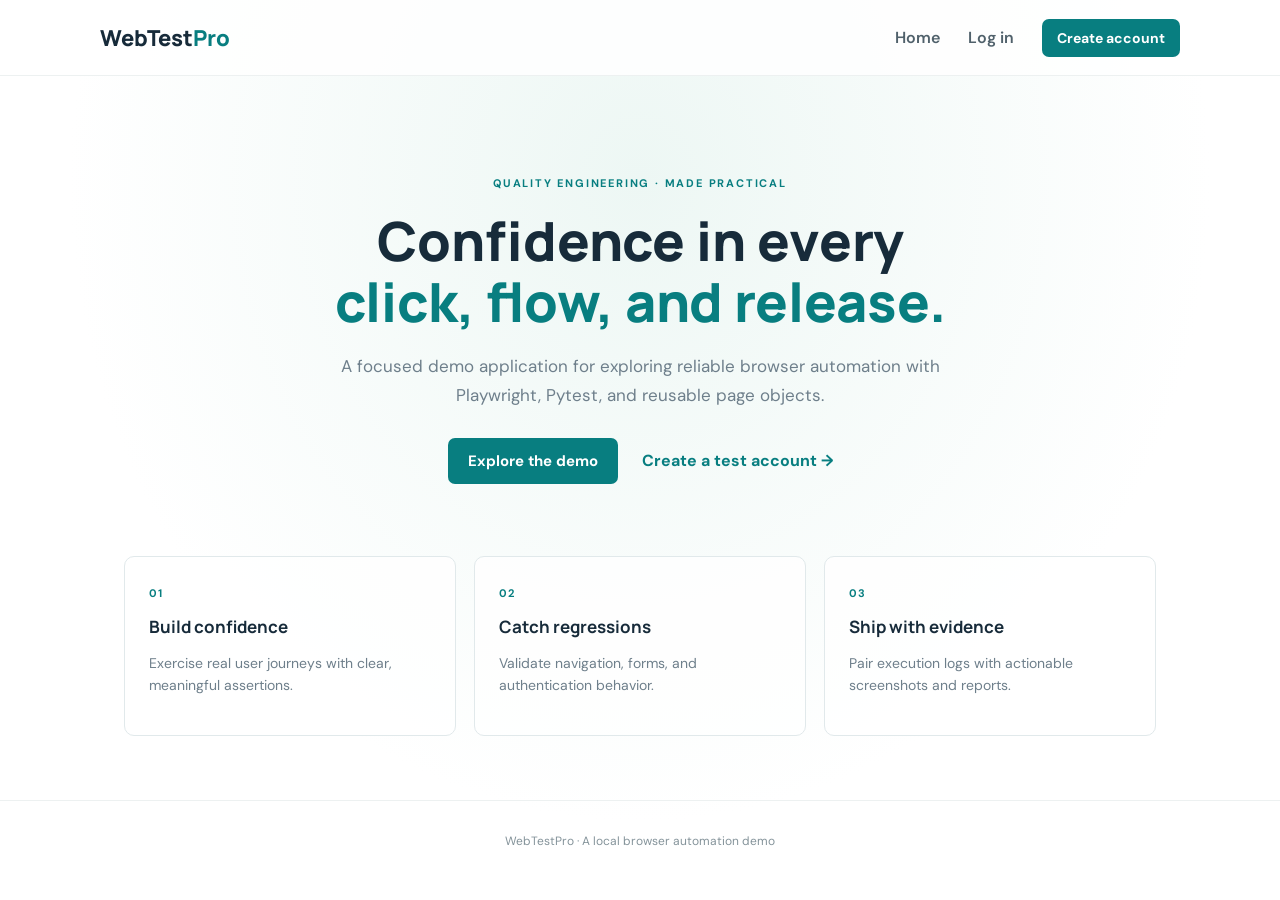
<file: app/index.html>
<!doctype html>
<html lang="en"><head><meta charset="utf-8"><meta name="viewport" content="width=device-width,initial-scale=1"><title>WebTestPro | Quality starts here</title><link rel="stylesheet" href="styles.css"></head>
<body><header class="nav"><a class="brand" href="index.html">WebTest<span>Pro</span></a><nav><a href="index.html">Home</a><a href="login.html">Log in</a><a class="button small" href="register.html">Create account</a></nav></header><main class="hero"><div class="eyebrow">QUALITY ENGINEERING · MADE PRACTICAL</div><h1>Confidence in every<br><span>click, flow, and release.</span></h1><p>A focused demo application for exploring reliable browser automation with Playwright, Pytest, and reusable page objects.</p><div class="actions"><a class="button" href="login.html">Explore the demo</a><a class="text-link" href="register.html">Create a test account →</a></div><section class="cards"><article><b>01</b><h2>Build confidence</h2><p>Exercise real user journeys with clear, meaningful assertions.</p></article><article><b>02</b><h2>Catch regressions</h2><p>Validate navigation, forms, and authentication behavior.</p></article><article><b>03</b><h2>Ship with evidence</h2><p>Pair execution logs with actionable screenshots and reports.</p></article></section></main><footer>WebTestPro · A local browser automation demo</footer><script src="script.js"></script></body></html>
</file>
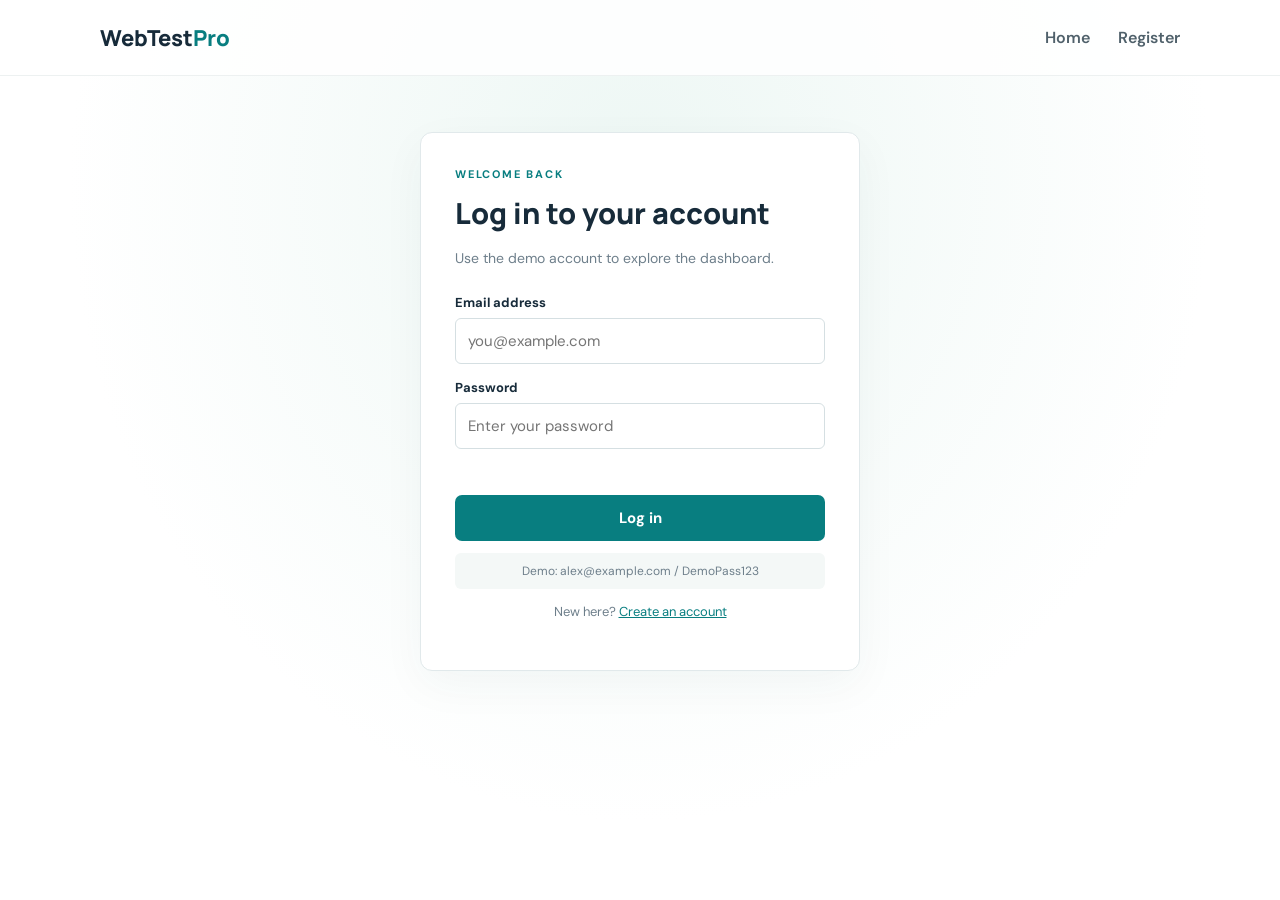
<file: app/dashboard.html>
<!doctype html><html lang="en"><head><meta charset="utf-8"><meta name="viewport" content="width=device-width,initial-scale=1"><title>Dashboard | WebTestPro</title><link rel="stylesheet" href="styles.css"></head><body><header class="nav"><a class="brand" href="index.html">WebTest<span>Pro</span></a><nav><a href="index.html">Home</a><button class="button small" id="logout">Log out</button></nav></header><main class="dashboard"><div class="eyebrow">YOUR WORKSPACE</div><h1 id="welcome">Welcome back, Alex</h1><p class="muted">You’re signed in to the WebTestPro demo dashboard.</p><section class="profile"><div class="avatar">A</div><div><div class="eyebrow">PROFILE</div><h2 id="profile-name">Alex Morgan</h2><p id="profile-email">alex@example.com</p></div></section><section class="cards"><article><b>READY</b><h2>Test journeys</h2><p>Login, registration, form validation, and navigation scenarios.</p></article><article><b>LOCAL</b><h2>Safe demo environment</h2><p>Authentication uses browser-local synthetic test data.</p></article><article><b>REPORTS</b><h2>Execution evidence</h2><p>Review HTML reports, logs, and captured failure screenshots.</p></article></section></main><footer>WebTestPro · A local browser automation demo</footer><script src="script.js"></script></body></html>
</file>
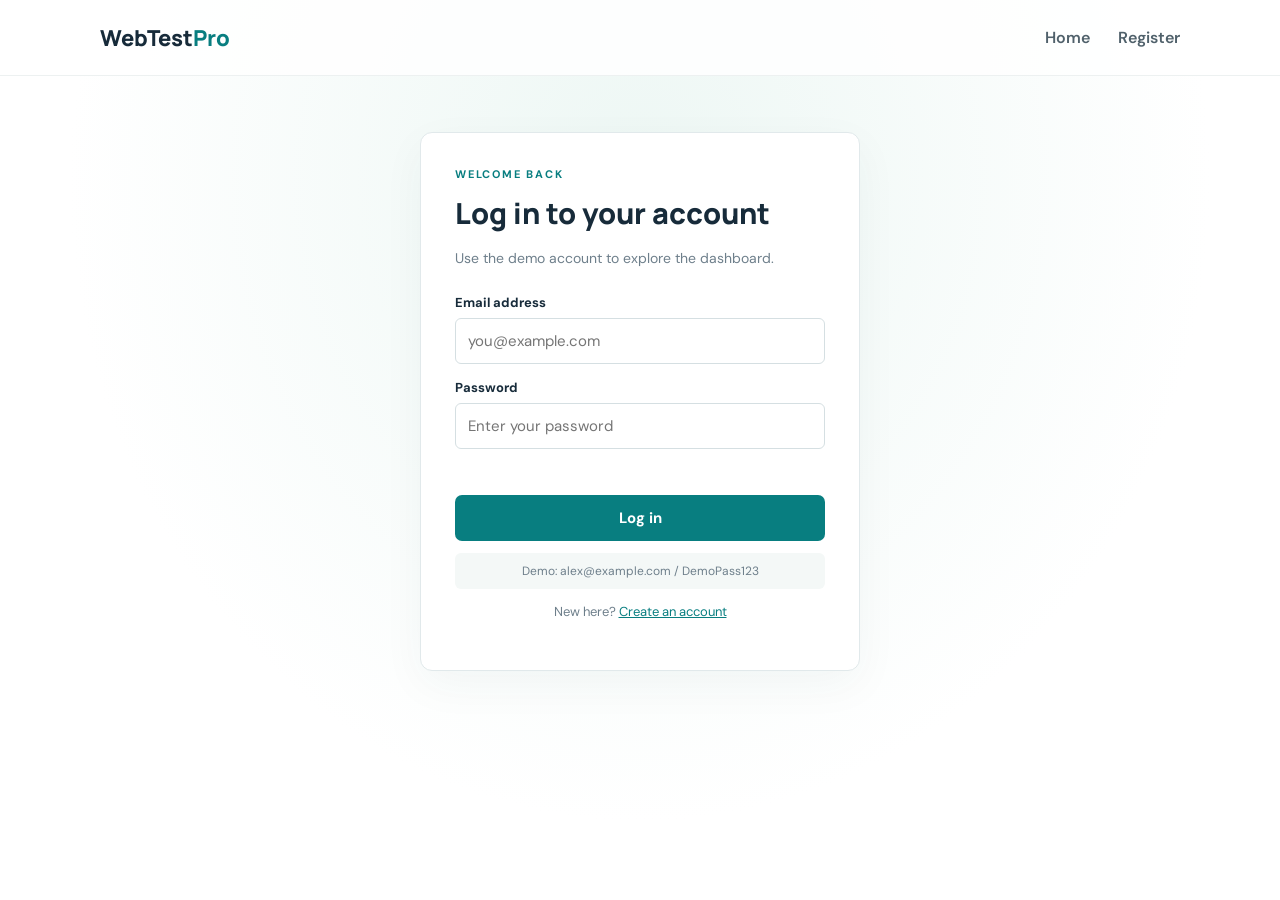
<file: app/login.html>
<!doctype html><html lang="en"><head><meta charset="utf-8"><meta name="viewport" content="width=device-width,initial-scale=1"><title>Log in | WebTestPro</title><link rel="stylesheet" href="styles.css"></head><body><header class="nav"><a class="brand" href="index.html">WebTest<span>Pro</span></a><nav><a href="index.html">Home</a><a href="register.html">Register</a></nav></header><main class="form-wrap"><section class="form-card"><div class="eyebrow">WELCOME BACK</div><h1>Log in to your account</h1><p class="muted">Use the demo account to explore the dashboard.</p><form id="login-form" novalidate><label for="email">Email address</label><input id="email" name="email" type="email" autocomplete="username" placeholder="you@example.com"><label for="password">Password</label><input id="password" name="password" type="password" autocomplete="current-password" placeholder="Enter your password"><div class="message" role="alert" aria-live="polite"></div><button class="button full" type="submit">Log in</button></form><p class="hint">Demo: alex@example.com / DemoPass123</p><p class="muted center">New here? <a href="register.html">Create an account</a></p></section></main><script src="script.js"></script></body></html>
</file>
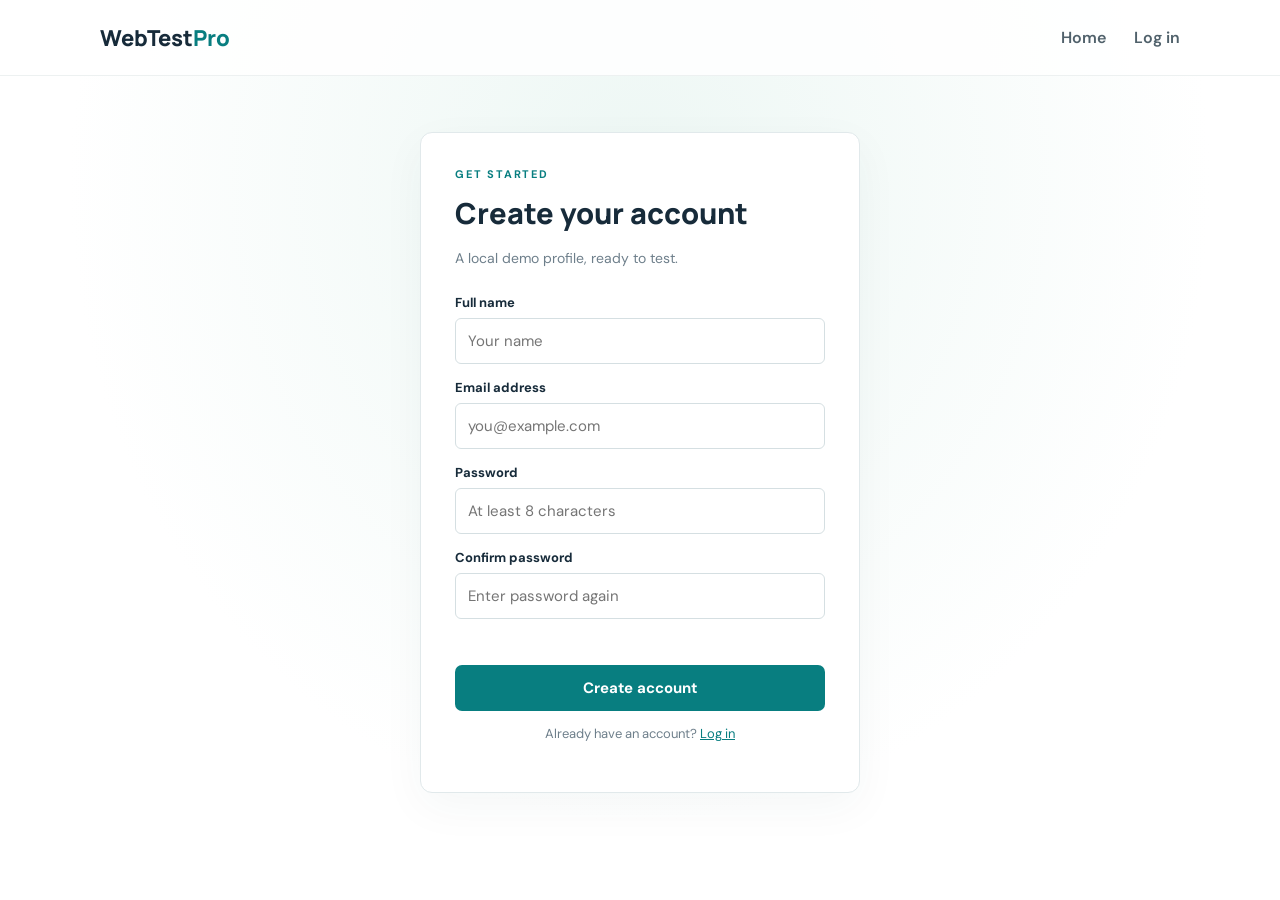
<file: app/register.html>
<!doctype html><html lang="en"><head><meta charset="utf-8"><meta name="viewport" content="width=device-width,initial-scale=1"><title>Create account | WebTestPro</title><link rel="stylesheet" href="styles.css"></head><body><header class="nav"><a class="brand" href="index.html">WebTest<span>Pro</span></a><nav><a href="index.html">Home</a><a href="login.html">Log in</a></nav></header><main class="form-wrap"><section class="form-card"><div class="eyebrow">GET STARTED</div><h1>Create your account</h1><p class="muted">A local demo profile, ready to test.</p><form id="register-form" novalidate><label for="name">Full name</label><input id="name" name="name" autocomplete="name" placeholder="Your name"><label for="email">Email address</label><input id="email" name="email" type="email" autocomplete="email" placeholder="you@example.com"><label for="password">Password</label><input id="password" name="password" type="password" autocomplete="new-password" placeholder="At least 8 characters"><label for="confirm-password">Confirm password</label><input id="confirm-password" name="confirmPassword" type="password" autocomplete="new-password" placeholder="Enter password again"><div class="message" role="alert" aria-live="polite"></div><button class="button full" type="submit">Create account</button></form><p class="muted center">Already have an account? <a href="login.html">Log in</a></p></section></main><script src="script.js"></script></body></html>
</file>
<file: app/styles.css>
@import url('https://fonts.googleapis.com/css2?family=DM+Sans:wght@400;500;600;700&family=Manrope:wght@400;500;600;700;800&display=swap');
:root{--ink:#172b3a;--muted:#6e7f8b;--teal:#087e80;--line:#e1e9eb;--pale:#f4f8f7}*{box-sizing:border-box}body{margin:0;color:var(--ink);font-family:'DM Sans',sans-serif;background:radial-gradient(ellipse at 50% 20%,#edf7f4 0,white 63%);min-height:100vh}.nav{height:76px;display:flex;align-items:center;justify-content:space-between;padding:0 max(calc((100% - 1080px)/2),7%);border-bottom:1px solid #edf1f1;background:#ffffffd9}.brand{font:800 22px Manrope,sans-serif;text-decoration:none;color:var(--ink)}.brand span,h1 span{color:var(--teal)}nav{display:flex;gap:28px;align-items:center}a{color:var(--teal)}nav a{text-decoration:none;color:#50616b;font-weight:600}.button{background:var(--teal);color:white;text-decoration:none;border:0;border-radius:7px;padding:13px 20px;font:700 15px 'DM Sans';cursor:pointer;display:inline-block}.button:hover{background:#066c6e}.small{padding:10px 15px;font-size:14px}.hero{max-width:1080px;margin:100px auto 64px;text-align:center;padding:0 24px}.eyebrow{color:var(--teal);font-size:11px;letter-spacing:1.8px;font-weight:700}.hero h1{font:800 54px/1.13 Manrope,sans-serif;margin:20px 0}.hero>p{max-width:610px;margin:0 auto;color:var(--muted);font-size:17px;line-height:1.7}.actions{margin:28px 0 72px;display:flex;gap:24px;align-items:center;justify-content:center}.text-link{font-weight:700;text-decoration:none}.cards{display:grid;grid-template-columns:repeat(3,1fr);gap:18px;text-align:left}.cards article,.profile{border:1px solid var(--line);border-radius:10px;padding:24px;background:#ffffffc9}.cards b{font-size:11px;letter-spacing:1px;color:var(--teal)}.cards h2{font:700 17px Manrope;margin:13px 0 8px}.cards p,.muted{color:var(--muted);font-size:14px;line-height:1.6}.form-wrap{display:flex;justify-content:center;padding:56px 20px}.form-card{width:100%;max-width:440px;padding:34px;border:1px solid var(--line);background:white;border-radius:12px;box-shadow:0 14px 45px #183b4b0b}.form-card h1,.dashboard h1{font:800 29px Manrope;margin:12px 0 5px}.form-card form{margin-top:25px}.form-card label{display:block;font-size:13px;font-weight:700;margin:15px 0 7px}.form-card input{width:100%;padding:12px;border:1px solid #d5dfe2;border-radius:6px;font:15px 'DM Sans';outline-color:var(--teal)}.full{width:100%;margin-top:16px}.hint{color:var(--muted);background:var(--pale);padding:10px;border-radius:6px;font-size:12px;text-align:center}.center{text-align:center;font-size:13px}.message{min-height:20px;color:#b33434;font-size:13px;margin-top:10px}.message.success{color:#087e58}.dashboard{max-width:1000px;margin:72px auto;padding:0 24px}.profile{display:flex;align-items:center;gap:18px;margin:32px 0}.profile h2{margin:4px 0}.profile p{margin:3px 0;color:var(--muted)}.avatar{width:52px;height:52px;border-radius:50%;background:#def1ec;color:var(--teal);display:grid;place-items:center;font-weight:800}footer{text-align:center;color:#84939a;padding:32px;border-top:1px solid #edf1f1;font-size:12px}.dashboard+.footer{margin-top:80px}@media(max-width:700px){.hero{margin-top:65px}.hero h1{font-size:40px}.cards{grid-template-columns:1fr}.actions{flex-direction:column;margin-bottom:45px}.nav{padding:0 20px}nav{gap:14px}}
</file>
